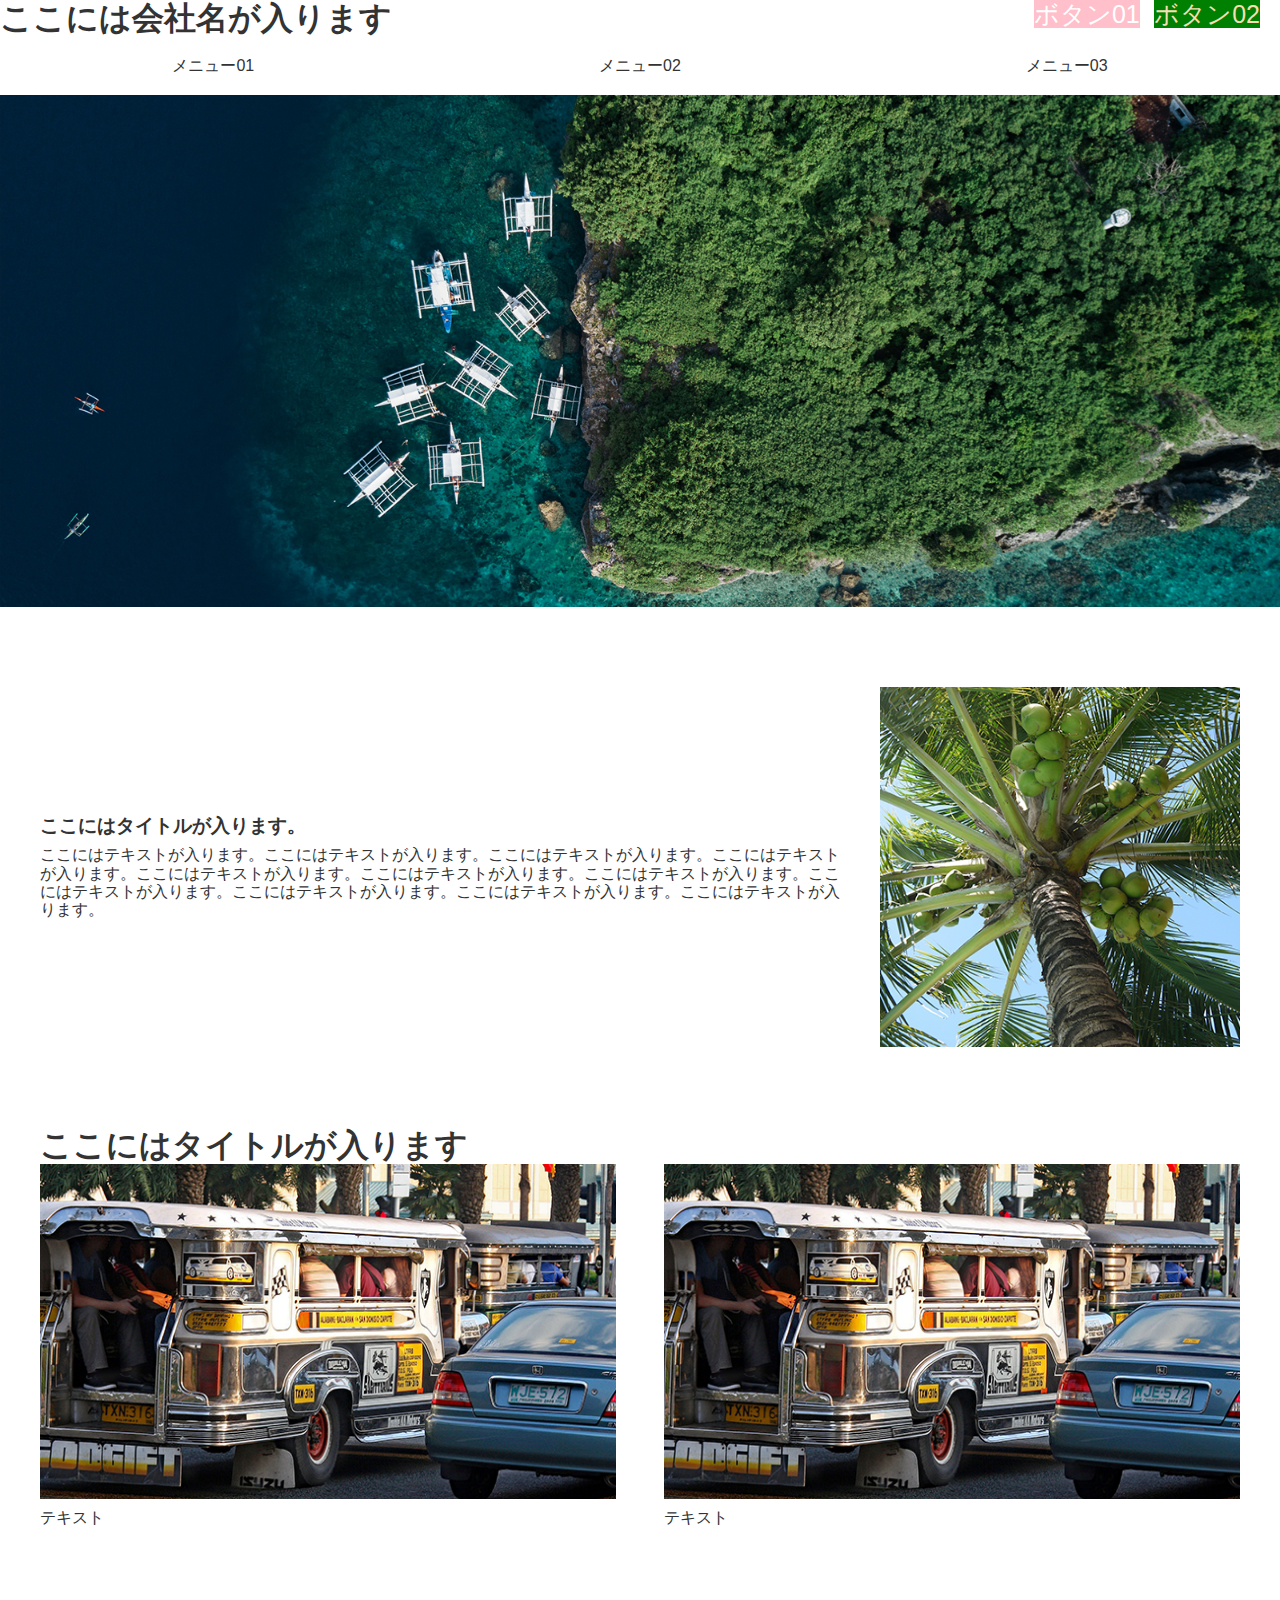
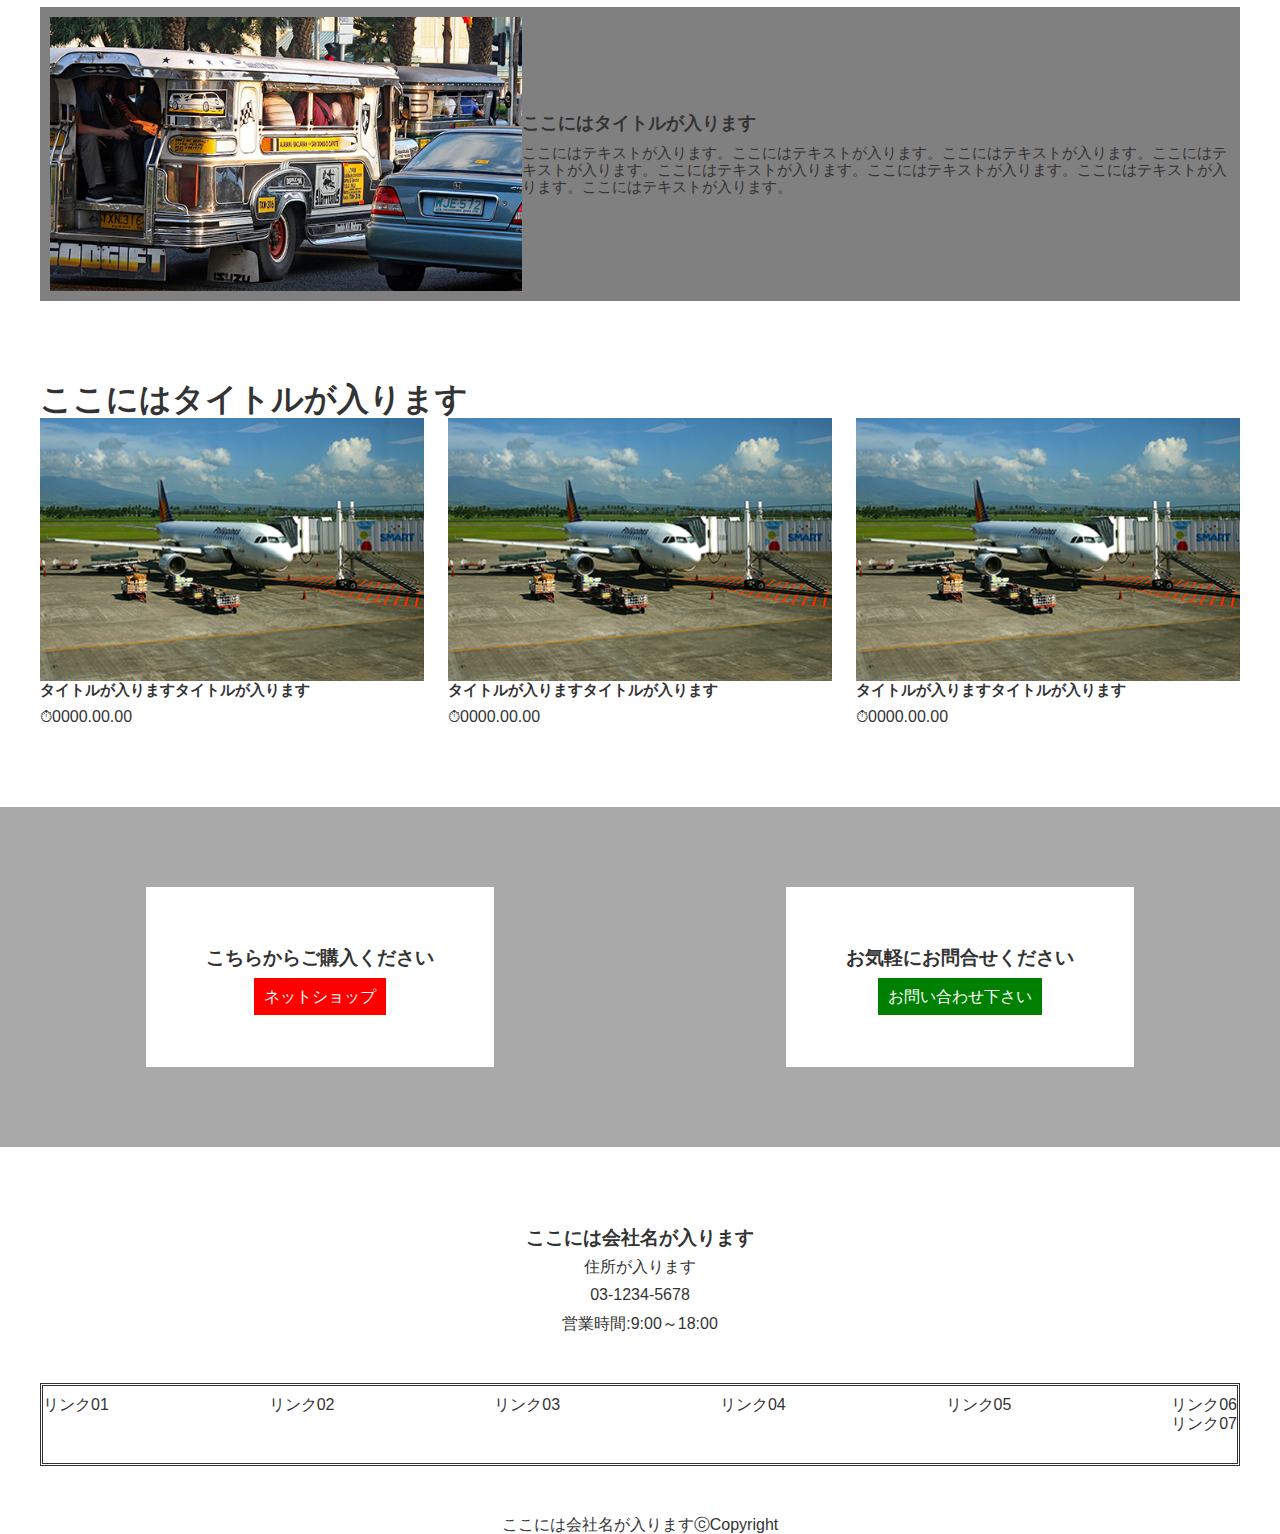
<file: index.html>
<!DOCTYPE html>
<html lang="ja">
<head>
  <meta charset="UTF-8">
  <meta name="viewport" content="width=device-width, initial-scale=1.0">
  <link rel="stylesheet" href="css/reset.css">
  <link rel="stylesheet" href="css/top.css">

  <title>TOPページ|トレース用.png</title>
</head>
<body>
  <header>
    <div class="header">
      <h1>ここには会社名が入ります</h1>
      <div class="btn___">
        <a href="#" class="head_btn">ボタン01</a>
        <a href="#" class="head_btn1">ボタン02</a>
      </div>
    </div>
    <nav class="aerea_nav_header">
        <ul class="list_nav_header">
          <li>メニュー01</li>
          <li>メニュー02</li>
          <li>メニュー03</li>
      </ul>
    </nav>
  </header>
  <div class="mv">
    <h1> <img src="img/mv.png" alt=""></h1>
  </div>
  <main>
    <section class="sec_01">
      <div class="wrapper">
            <div class="sec_01_left">
              <div class="content">
                <h3>ここにはタイトルが入ります。</h3>
                <p>ここにはテキストが入ります。ここにはテキストが入ります。ここにはテキストが入ります。ここにはテキストが入ります。ここにはテキストが入ります。ここにはテキストが入ります。ここにはテキストが入ります。ここにはテキストが入ります。ここにはテキストが入ります。ここにはテキストが入ります。ここにはテキストが入ります。</p>
              </div>
              <img src="img/img_01.png" alt="">
            </div>
      </div>
    </section>
      <section class="sec_02">
        <div class="wrapper">
          <h1>ここにはタイトルが入ります</h1>
          <div class="sec_02__box">
          <div class="sec_02_box">
            <img src="img/img_02.png" alt="">
            <p>テキスト</p>
          </div>
          <div class="sec_02_box">
          <img src="img/img_02.png" alt="">
            <p>テキスト</p>
          </div>
        </div>
        </div>
      </section>
      <section class="sec_03">
        <div class="wrapper">
          <div class="clear_fix" >
            <img src="img/img_02.png" alt="">
            <div>  
              <h3>ここにはタイトルが入ります</h3>
              <p>ここにはテキストが入ります。ここにはテキストが入ります。ここにはテキストが入ります。ここにはテキストが入ります。ここにはテキストが入ります。ここにはテキストが入ります。ここにはテキストが入ります。ここにはテキストが入ります。</p>
            </div>
          </div>
        </div>
      </section>
        <section class="sec_04">
          <div class="wrapper">
            <div class="sec_04_title">
              <h1>ここにはタイトルが入ります</h1>
            </div>
            <div class="sec_04_content">
              <div class="sec_04_box">
                <ul class="clearfix">
                  <li><img src="img/img_04.png" alt="">
                  <h3>タイトルが入りますタイトルが入ります</h3>
                  <p>⏱0000.00.00</p></li>
                  <li><img src="img/img_04.png" alt="">
                  <h3>タイトルが入りますタイトルが入ります</h3>
                  <p>⏱0000.00.00</p></li>
                  <li><img src="img/img_04.png" alt="">
                  <h3>タイトルが入りますタイトルが入ります</h3>
                  <p>⏱0000.00.00</p></li>
                </ul>
              </div>
            </div>
          </div>
        </section>
                 <section class="sec_btn">
                  <div class="box_btn">
                    <div class="name">
                      <h3>こちらからご購入ください</h3>
                    </div>
                    <a href="#" class="btn">ネットショップ</a>
                  </div>
                  <div class="box_btn1">
                    <div class="name">
                      <h3>お気軽にお問合せください</h3>
                    </div>
                    <a href="contact/" class="btn__">お問い合わせ下さい</a>
                    </div>
                    </div>
                  </section>
                    <footer>
                  
                      <section class="sec_05">
                        <div class="wrapper">
                          <div class="title_02">
                        <h3>ここには会社名が入ります</h3>
                          <div class="sec_01_content05">
                          <P>住所が入ります</P>
                          <p>03-1234-5678</p>
                          <p>営業時間:9:00～18:00</p>
                          </div>
                        </div>
                        <nav class="aerea_nav_header_">
                            <ul class="container">
                              <li class="item">
                                <a href="">リンク01</a>
                              </li>
                              <li class="item">
                                <a href="">リンク02</a>
                              </li>
                              <li class="item">
                                <a href="">リンク03</a>
                              </li>
                              <li class="item">
                                <a href="">リンク04</a>
                              </li>
                              <li class="item">
                                <a href="">リンク05</a>
                              </li>
                              <div>
                                <li class="item">
                                  <a href="">リンク06</a>
                                 </li>
                                 <li>
                                  <a href="">リンク07</a>
                                </li>
                              </div>
                            </ul>
                          
                         <div class="copyright">
                            <p>ここには会社名が入りますⓒCopyright</p>
                          </div>
                  </footer>
          
  </main>
</body>
</html>
</file>
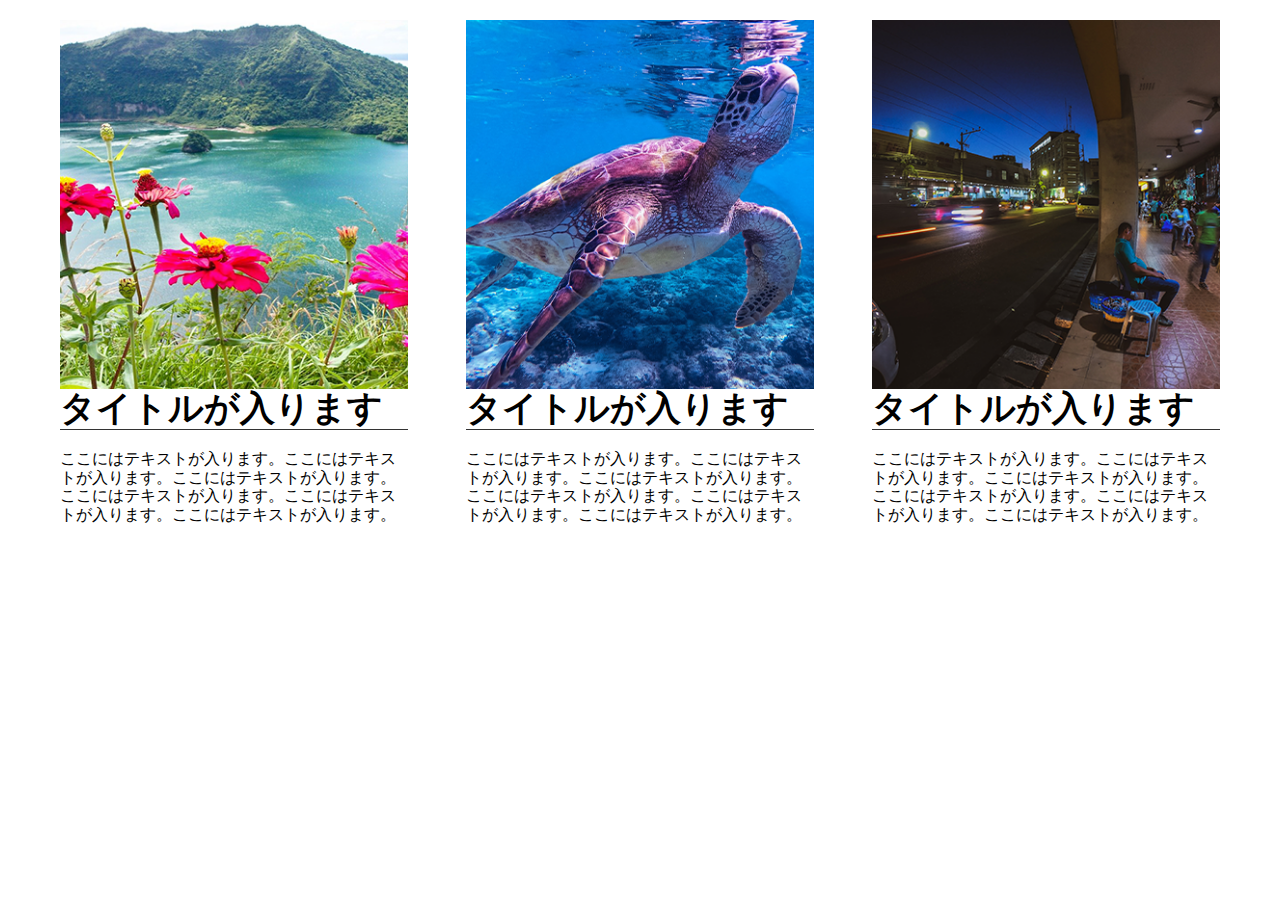
<file: 11_10_13/seikabutu3.html>
<!DOCTYPE html>
<html lang="ja">
<head>
  <meta charset="UTF-8">
  <meta name="discription"content="width=davice-width,initial-scale=1">
  <title>目標物の制作(3) </title>
  <link rel="stylesheet" href="reset.css">
  <link rel="stylesheet" href="seikabutu3.css">
</head>
<body>
  <body>
    <div class="wrapper">
      <div class="boxes__01">
        <div class="box">
          <img src="img_04.jpg" alt="">
          <div class="box__01_text">
            <h1>タイトルが入ります</h1>
            <p>ここにはテキストが入ります。ここにはテキストが入ります。ここにはテキストが入ります。ここにはテキストが入ります。ここにはテキストが入ります。ここにはテキストが入ります。</p>
          </div>
        </div>
        <div class="box">
          <img src="img_05.jpg" alt="">
          <div class="box__02_text">
            <h1>タイトルが入ります</h1>
            <p>ここにはテキストが入ります。ここにはテキストが入ります。ここにはテキストが入ります。ここにはテキストが入ります。ここにはテキストが入ります。ここにはテキストが入ります。</p>
          </div>
        </div>
        <div class="box">
          <img src="img_03.jpg" alt="">
          <div class="box__03_text">
            <h1>タイトルが入ります</h1>
            <p>ここにはテキストが入ります。ここにはテキストが入ります。ここにはテキストが入ります。ここにはテキストが入ります。ここにはテキストが入ります。ここにはテキストが入ります。</p>
          </div>
        </div>
      </div>
    </div>
  </body>
  </html>
  
</body>
</html>
</file>
<file: css/top.css>
@media screen and(max-width:480px){
	main{
			font-size: 24px;
	}

}
img{
  width: 100%;
}
.content{
  align-self: center;
  padding-right: 30px;
}
.wrapper{
  max-width: 1200px;
  margin: 0 auto;
}
.header{
  display: flex;
  justify-content: space-between;
}
body{
	font-weight: normal;
	color: #333333;
	font-family: sans-serif;
	font-size: 16px;}
  .btn___{
    text-align: right;
    
  }

  .head_btn{
    font-size: 25px;
    width: 150px; 
    background-color: pink;
    color: white;
    border-style: solid;
    text-align: center;
    margin-right: 10px;
    
  }
  .head_btn1{
    color: wheat;
    background-color: green;
    font-size: 25px;
    width: 150px;
    text-align: center;
    margin-right: 20px;
  }
  
  .list_nav_header{
    display: flex;
    justify-content: space-around;
    margin-bottom: 20px;
    margin-top: 20px;
    justify-items: center;
  }


  .mv{
    width: 100%;
    
  }
  .sec_01_left{
    display: flex;
    justify-content: space-between;
  
  }
  .sec_01_left img{
    width: 30%;
  }
  

.wrapper_02{
  margin-top: 300px;
}
.sec_02__box{
	display: flex;
	justify-content: space-between;
  
}

.sec_02_box{
	width: 48%;
}

p{
  padding-top: 10px
}
.sec_02_box img{
	width:100%;
  justify-content: space-between;
}x
.sec_03{
  box-sizing: border-box;
  padding: 30px;
}
.sec_03_right{
  font-size: 15px;
	margin-bottom: 20px;
  width: 100%;
  float: right;
}
.sec_03_right h3{
  font-size: 18px;
  margin-bottom: 10px;
  margin-top: 10px; 
}
.clear_fix img{
  width: 40%;
}

.clear_fix{
  display: flex;
  font-size: 15px;
  background-color: grey;
  align-items: center;
  padding: 10px;
}



.clearfix{
  display: flex;
  justify-content: space-between;
}

.clearfix img{
  width: 100%;
}

.clearfix h3{
  font-size: 15px;
} 


.copyright{
  margin-top: 40px;
}

.sec_btn{
  width: 100%;
  background-color: darkgray;
  padding-top: 50px;
  padding-bottom: 50px;
  display: flex;
  justify-content: space-around
}
.btn{
  background-color:red;
  width: 30%;
  color: white;
  padding:10px;
}
.box_btn{
  padding-top: 60px;
  padding-right: 60px;
  padding-bottom: 60px;
  padding-left: 60px;
  background-color: white;
  margin:30px;
  text-align:center;
}
.box_btn1{
  padding-top: 60px;
  padding-right: 60px;
  padding-bottom: 60px;
  padding-left: 60px;
  background-color: white;
  margin:30px;
  text-align:center;
}
.btn__{
  color: white;
  background-color: green;
  padding:10px;
}
footer{
  text-align: center;
  margin-top: 80px;
}
.aewea_nav_header{
  justify-content: space-between;
  
}
.container{
  display: flex;
  margin-top: 50px;
  justify-content: space-between;
  border: double;
  padding-bottom:30px;
  padding-top: 10px;
}

.item{
  display: block;
}
section{
  margin-top:80px ;
}

.clearfix li{
  width: 32%;
}
.name{
  margin-bottom: 20px;
}
</file>
<file: 11_10_13/seikabutu3.css>
@media screen and(max-width:480px){
	main{
			font-size: 24px;
	}
}
	
.wrapper{
	max-width: 1200px;
	width: 100%;
	margin-left: auto;
	margin-right: auto;
}
.boxes__01{
	display: flex;
	justify-content: space-between;
	margin: 20px;
}
.box{
	width: 30%;
	align-self: flex-start;
}
.box img{
	width:100%;
	margin: auto;
}


.box__01_text h1{
	font-weight: bold;
	font-size: 35px;
	margin-bottom: 20px;
	border-bottom: 1px solid #333333 ;
}
.box__02_text h1{
	font-weight: bold;
	font-size: 35px;
	margin-bottom: 20px;
	border-bottom: 1px solid #333333 ;
	
}
.box__03_text h1{
	font-weight: bold;
	font-size: 35px;
	margin-bottom: 20px;
	border-bottom: 1px solid #333333 ;}
</file>
